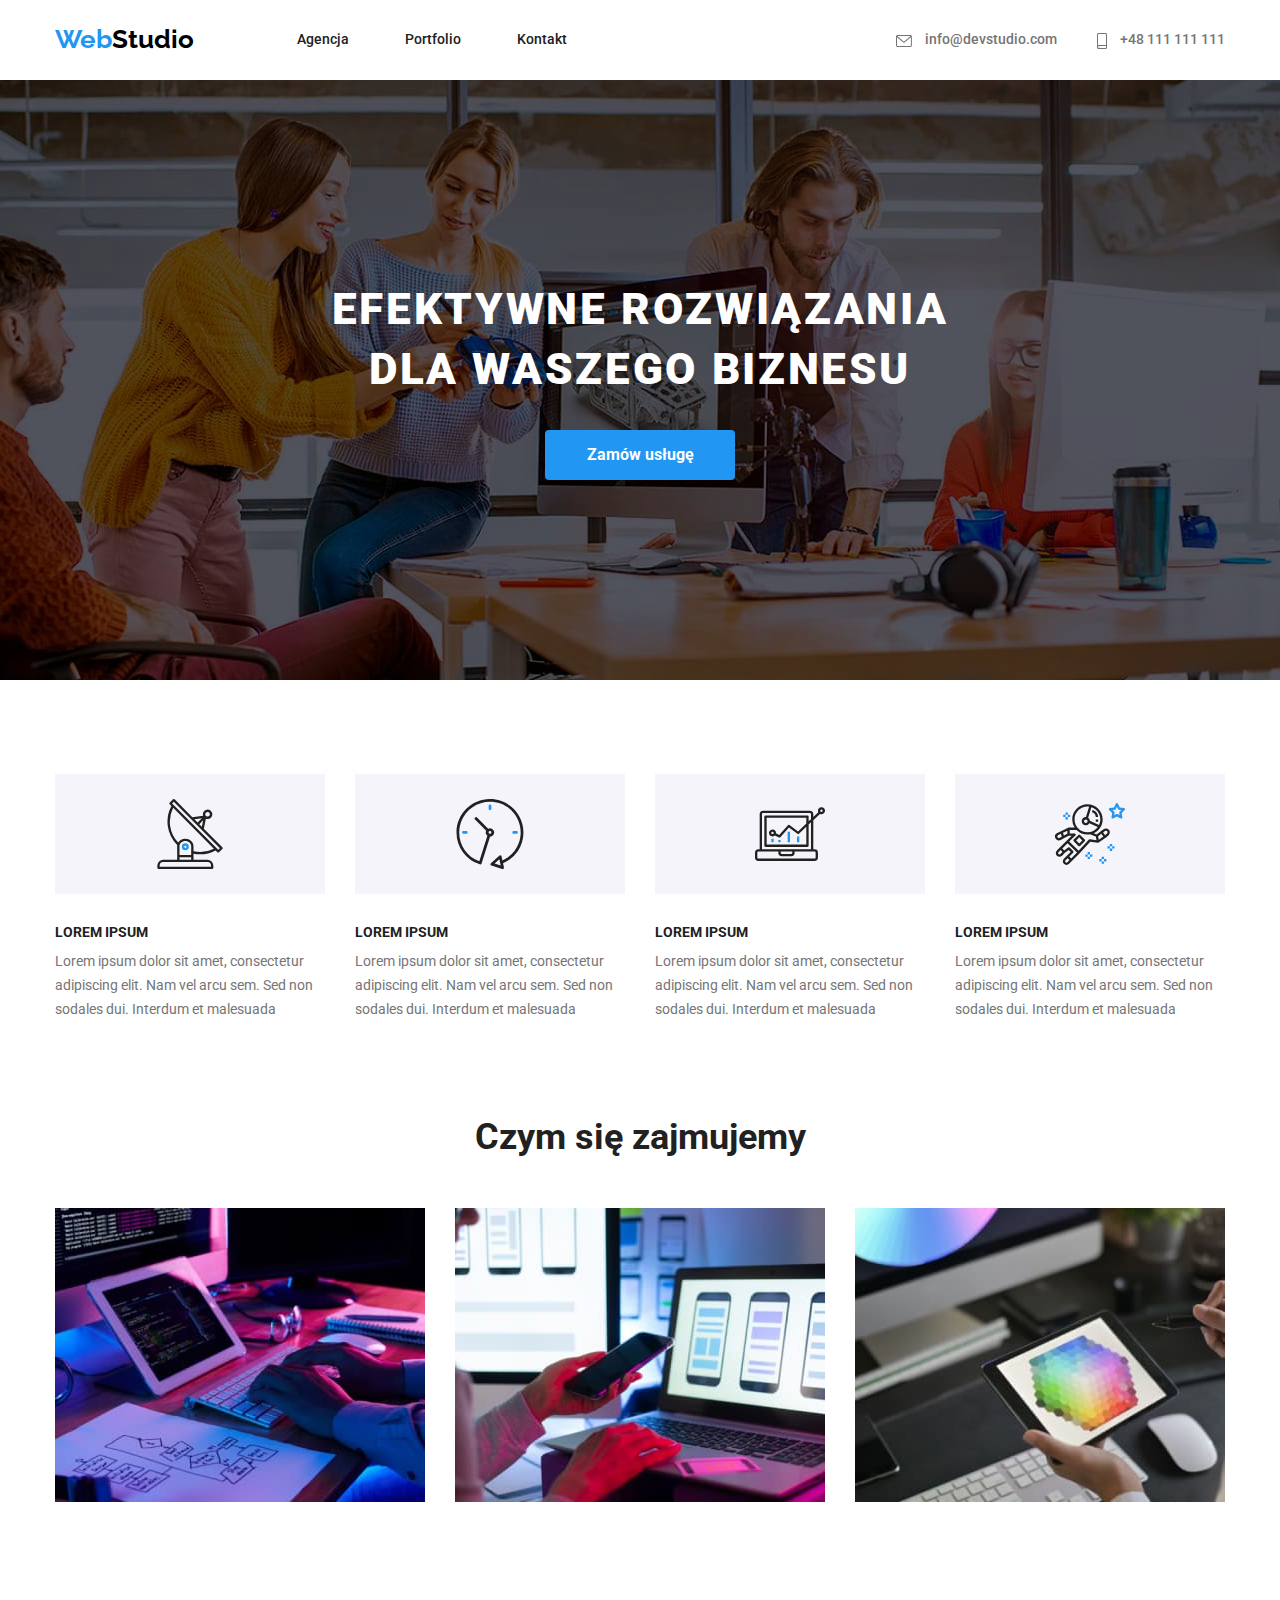
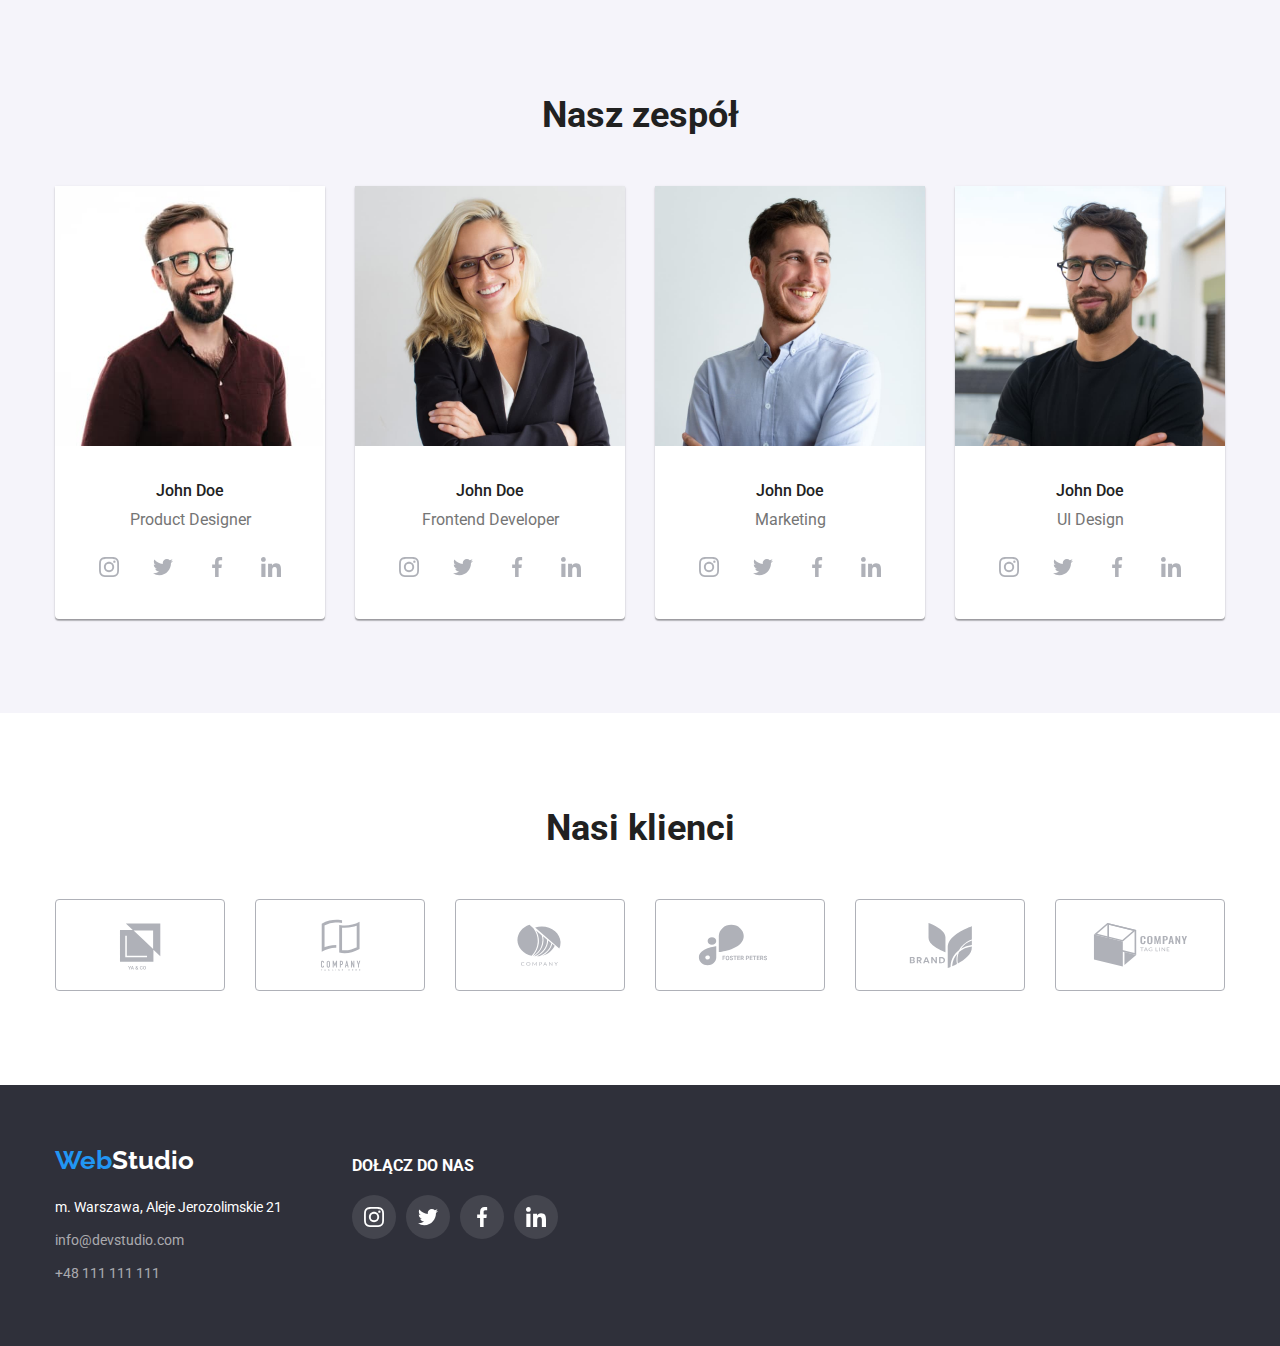
<file: index.html>
<!DOCTYPE html>
<html lang="en">

<head>
    <meta charset="UTF-8">
    <title>Studio</title>
    <!-- normalizator -->
    <link rel="stylesheet" href="./css/modern-normalize.min.css">
    <!-- google fonts -->
    <link rel="preconnect" href="https://fonts.googleapis.com">
    <link rel="preconnect" href="https://fonts.gstatic.com" crossorigin>
    <link
        href="https://fonts.googleapis.com/css2?family=Raleway:wght@700&family=Roboto:wght@400;500;700;900&display=swap"
        rel="stylesheet">
    <!-- odniesienie do pliku stylów -->
    <link rel="stylesheet" href="css/styles.css">
</head>

<body>
    <header class="header-wrapper">
        <div class="container wrapper">
            <nav>
                <a class="company-name" href="index.html"><span class="logo">Web</span>Studio</a>
                <ul class="menu">
                    <li><a class="nav tab" href="index.html">Agencja</a></li>
                    <li><a class="nav tab" href="portfolio.html">Portfolio</a></li>
                    <li><a class="nav tab" href="index.html">Kontakt</a></li>
                </ul>
            </nav>
            <div class="menu-contact">
                <ul class="header-contact-flex">
                    <li>
                        <a class="nav contact" href="mailto:info@devstudio.com">
                            <svg width="16" height="12">
                                <use class="icon-contact-header" href="./images/icons.svg#icon-envelope"></use>
                            </svg>
                            <span>info@devstudio.com</span></a>
                    </li>
                    <li>
                        <a class="nav contact" href="tel:+48111111111">
                            <svg width="10" height="16">
                                <use class="icon-contact-header" href="./images/icons.svg#icon-smartphone"></use>
                            </svg>
                            <span>+48 111 111 111</span></a>
                    </li>
                </ul>
            </div>
        </div>
    </header>
    <main>
        <section class="solutions section">
            <div class="container">
                <h1>Efektywne rozwiązania dla waszego biznesu</h1>
                <div class="main-button">
                    <button class="button" type="button">Zamów usługę</button>
                </div>
            </div>
        </section>
        <section class="articles section">
            <div class="container">
                <ul class="flex-text">
                    <li>
                        <div class="bg-for-icon">
                            <svg width="70" height="70">
                                <use href="./images/icons.svg#icon-antenna"></use>
                            </svg>
                        </div>
                        <h3>LOREM IPSUM</h3>Lorem ipsum dolor sit amet, consectetur adipiscing elit. Nam vel arcu sem.
                        Sed
                        non sodales dui. Interdum et malesuada
                    </li>
                    <li>
                        <div class="bg-for-icon">
                            <svg width="70" height="70">
                                <use href="./images/icons.svg#icon-clock"></use>
                            </svg>
                        </div>
                        <h3>LOREM IPSUM</h3>Lorem ipsum dolor sit amet, consectetur adipiscing elit. Nam vel arcu sem.
                        Sed
                        non sodales dui. Interdum et malesuada
                    </li>
                    <li>
                        <div class="bg-for-icon">
                            <svg width="70" height="70">
                                <use href="./images/icons.svg#icon-diagram"></use>
                            </svg>
                        </div>
                        <h3>LOREM IPSUM</h3>Lorem ipsum dolor sit amet, consectetur adipiscing elit. Nam vel arcu sem.
                        Sed
                        non sodales dui. Interdum et malesuada
                    </li>
                    <li>
                        <div class="bg-for-icon">
                            <svg width="70" height="70">
                                <use href="./images/icons.svg#icon-astronaut"></use>
                            </svg>
                        </div>
                        <h3>LOREM IPSUM</h3>Lorem ipsum dolor sit amet, consectetur adipiscing elit. Nam vel arcu sem.
                        Sed
                        non sodales dui. Interdum et malesuada
                    </li>
                </ul>
            </div>
        </section>
        <section class="section container">
            <div class="no-margin">
                <h2 class="section-title">Czym się zajmujemy</h2>
                <ul class="flex-photos">
                    <li><img src="./images/tech1.jpg" alt="Photo of a Computer" width="370" height="294"></li>
                    <li><img src="./images/tech2.jpg" alt="Photo of a Phone" width="370" height="294"></li>
                    <li><img src="./images/tech3.jpg" alt="Photo of a Tablet" width="370" height="294"></li>
                </ul>
            </div>
        </section>
        <section class="our-team section">
            <div class="container">
                <h2 class="section-title">Nasz zespół</h2>
                <ul class="flex-photos">
                    <li>
                        <img src="./images/person1.jpg" alt="Photo of Product Designer" width="270" height="260">
                        <h3>John Doe</h3>
                        <span class="profession">Product Designer</span>
                        <ul class="flex-icons-contact">
                            <li tabindex='0'><svg width="20" height="20">
                                    <use href="./images/icons.svg#icon-instagram"></use>
                                </svg></li>
                            <li tabindex='0'><svg width="20" height="20">
                                    <use href="./images/icons.svg#icon-twitter"></use>
                                </svg></li>
                            <li tabindex='0'><svg width="20" height="20">
                                    <use href="./images/icons.svg#icon-facebook"></use>
                                </svg></li>
                            <li tabindex='0'><svg width="20" height="20">
                                    <use href="./images/icons.svg#icon-linkedin"></use>
                                </svg></li>
                        </ul>
                    </li>
                    <li>
                        <img src="./images/person2.jpg" alt="Photo of Frontend Developer" width="270" height="260">
                        <h3>John Doe</h3>
                        <span class="profession">Frontend Developer</span>
                        <ul class="flex-icons-contact">
                            <li tabindex='0'><svg width="20" height="20">
                                    <use href="./images/icons.svg#icon-instagram"></use>
                                </svg></li>
                            <li tabindex='0'><svg width="20" height="20">
                                    <use href="./images/icons.svg#icon-twitter"></use>
                                </svg></li>
                            <li tabindex='0'><svg width="20" height="20">
                                    <use href="./images/icons.svg#icon-facebook"></use>
                                </svg></li>
                            <li tabindex='0'><svg width="20" height="20">
                                    <use href="./images/icons.svg#icon-linkedin"></use>
                                </svg></li>
                        </ul>
                    </li>
                    <li>
                        <img src="./images/person3.jpg" alt="Photo of Marketing" width="270" height="260">
                        <h3>John Doe</h3>
                        <span class="profession">Marketing</span>
                        <ul class="flex-icons-contact">
                            <li tabindex='0'><svg width="20" height="20">
                                    <use href="./images/icons.svg#icon-instagram"></use>
                                </svg></li>
                            <li tabindex='0'><svg width="20" height="20">
                                    <use href="./images/icons.svg#icon-twitter"></use>
                                </svg></li>
                            <li tabindex='0'><svg width="20" height="20">
                                    <use href="./images/icons.svg#icon-facebook"></use>
                                </svg></li>
                            <li tabindex='0'><svg width="20" height="20">
                                    <use href="./images/icons.svg#icon-linkedin"></use>
                                </svg></li>
                        </ul>
                    </li>
                    <li>
                        <img src="./images/person4.jpg" alt="Photo of UI Design" width="270" height="260">
                        <h3>John Doe</h3>
                        <span class="profession">UI Design</span>
                        <ul class="flex-icons-contact">
                            <li tabindex='0'><svg width="20" height="20">
                                    <use href="./images/icons.svg#icon-instagram"></use>
                                </svg></li>
                            <li tabindex='0'><svg width="20" height="20">
                                    <use href="./images/icons.svg#icon-twitter"></use>
                                </svg></li>
                            <li tabindex='0'><svg width="20" height="20">
                                    <use href="./images/icons.svg#icon-facebook"></use>
                                </svg></li>
                            <li tabindex='0'><svg width="20" height="20">
                                    <use href="./images/icons.svg#icon-linkedin"></use>
                                </svg></li>
                        </ul>
                    </li>
                </ul>
            </div>
        </section>
        <section class="section">
            <div class="container">
                <h2 class="section-title">Nasi klienci</h2>
                <ul class="flex-clients">
                    <li tabindex='0' class="svg-border"><svg width="106" height="60">
                            <use href="./images/icons.svg#icon-logo1"></use>
                        </svg></li>
                    <li tabindex='0' class="svg-border"><svg width="106" height="60">
                            <use href="./images/icons.svg#icon-logo2"></use>
                        </svg></li>
                    <li tabindex='0' class="svg-border"><svg width="106" height="60">
                            <use href="./images/icons.svg#icon-logo3"></use>
                        </svg></li>
                    <li tabindex='0' class="svg-border"><svg width="106" height="60">
                            <use href="./images/icons.svg#icon-logo4"></use>
                        </svg></li>
                    <li tabindex='0' class="svg-border"><svg width="106" height="60">
                            <use href="./images/icons.svg#icon-logo5"></use>
                        </svg></li>
                    <li tabindex='0' class="svg-border"><svg width="106" height="60">
                            <use href="./images/icons.svg#icon-logo6"></use>
                        </svg></li>
                </ul>
            </div>
        </section>
    </main>
    <footer class="footer-wrapper">
        <div class="container">
            <div class="footer-flex">
                <div>
                    <a class="company-name-footer" href="index.html"><span class="logo">Web</span>Studio</a>
                    <address>
                        <span>m. Warszawa, Aleje Jerozolimskie 21</span>
                        <ul>
                            <li><a class="footer-contact" href="mailto:info@devstudio.com">info@devstudio.com</a></li>
                            <li><a class="footer-contact" href="tel:+48111111111">+48 111 111 111</a></li>
                        </ul>
                    </address>
                </div>
                <div class="join-us">
                    <h4>DOŁĄCZ DO NAS</h4>
                    <ul class="footer-icons-flex">
                        <li tabindex='0'><svg width="20" height="20">
                                <use href="./images/icons.svg#icon-instagram"></use>
                            </svg></li>
                        <li tabindex='0'><svg width="20" height="20">
                                <use href="./images/icons.svg#icon-twitter"></use>
                            </svg></li>
                        <li tabindex='0'><svg width="20" height="20">
                                <use href="./images/icons.svg#icon-facebook"></use>
                            </svg></li>
                        <li tabindex='0'><svg width="20" height="20">
                                <use href="./images/icons.svg#icon-linkedin"></use>
                            </svg></li>
                    </ul>
                </div>
            </div>
        </div>
    </footer>
</body>

</html>
</file>
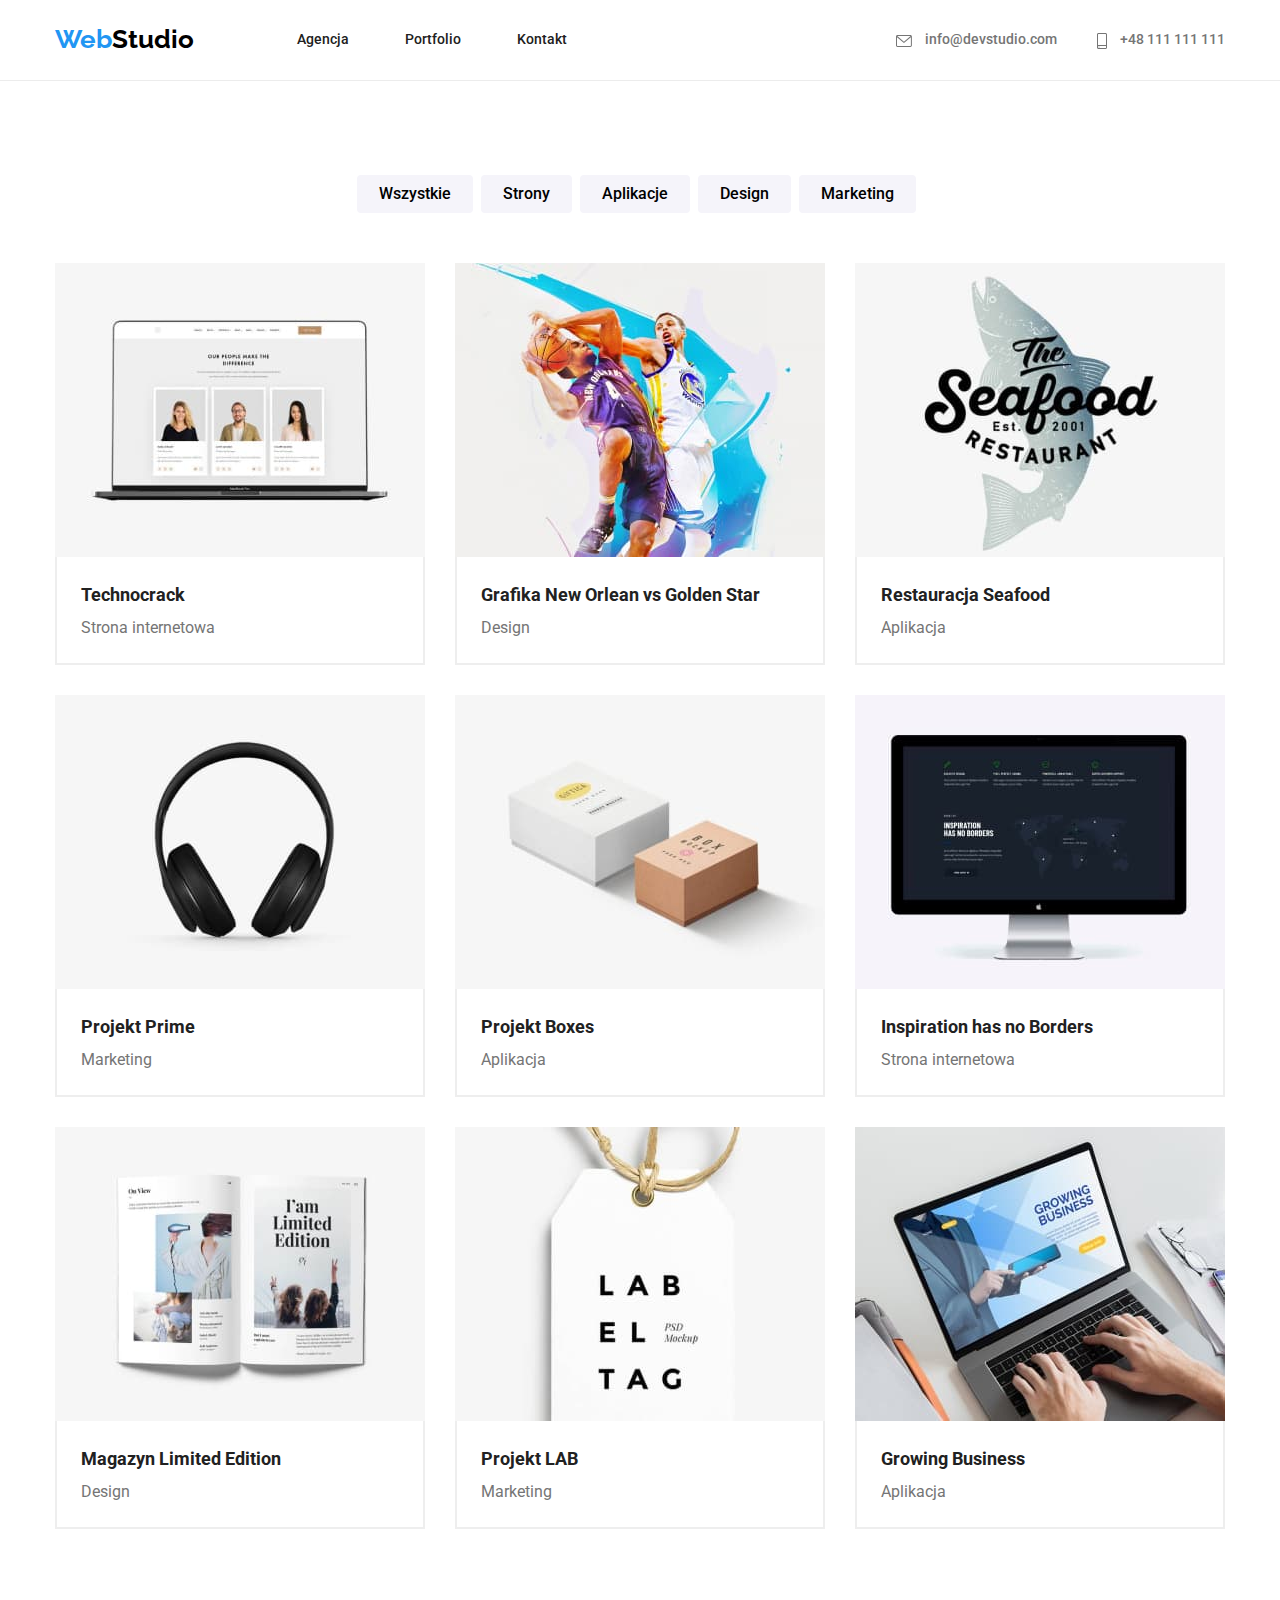
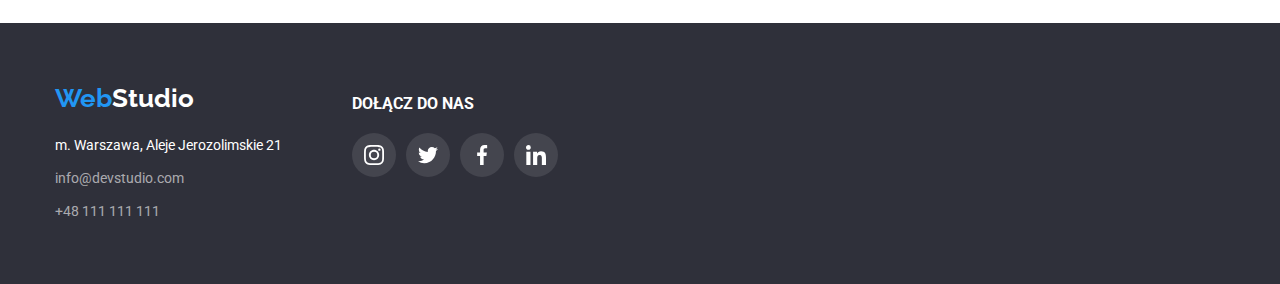
<file: portfolio.html>
<!DOCTYPE html>
<html lang="en">

<head>
    <meta charset="UTF-8">
    <title>Studio Portfolio</title>
    <!-- normalizator -->
    <link rel="stylesheet" href="./css/modern-normalize.min.css">
    <!-- google fonts -->
    <link rel="preconnect" href="https://fonts.googleapis.com">
    <link rel="preconnect" href="https://fonts.gstatic.com" crossorigin>
    <link
        href="https://fonts.googleapis.com/css2?family=Raleway:wght@700&family=Roboto:wght@400;500;700;900&display=swap"
        rel="stylesheet">
    <!-- odniesienie do pliku stylów -->
    <link rel="stylesheet" href="css/styles.css">
</head>

<body>
    <header class="header-wrapper border-nav">
        <div class="container wrapper">
            <nav>
                <a class="company-name" href="index.html"><span class="logo">Web</span>Studio</a>
                <ul class="menu">
                    <li><a class="nav tab" href="index.html">Agencja</a></li>
                    <li><a class="nav tab" href="portfolio.html">Portfolio</a></li>
                    <li><a class="nav tab" href="index.html">Kontakt</a></li>
                </ul>
            </nav>
            <div class="menu-contact">
                <ul class="header-contact-flex">
                    <li>
                        <a class="nav contact" href="mailto:info@devstudio.com">
                            <svg width="16" height="12">
                                <use class="icon-contact-header" href="./images/icons.svg#icon-envelope"></use>
                            </svg>
                            <span>info@devstudio.com</span></a>
                    </li>
                    <li>
                        <a class="nav contact" href="tel:+48111111111">
                            <svg width="10" height="16">
                                <use class="icon-contact-header" href="./images/icons.svg#icon-smartphone"></use>
                            </svg>
                            <span>+48 111 111 111</span></a>
                    </li>
                </ul>
            </div>
        </div>
    </header>
    <main>
        <div class="container">
            <ul class="nav-buttons">
                <li><button class="button" type="button">Wszystkie</button></li>
                <li><button class="button" type="button">Strony</button></li>
                <li><button class="button" type="button">Aplikacje</button></li>
                <li><button class="button" type="button">Design</button></li>
                <li><button class="button" type="button">Marketing</button></li>
            </ul>
        </div>

        <section class="container">
            <ul class="flex-portfolio">
                <li>
                    <img src="./images/technocrack.jpg" alt="Photo of Web Page" width="370" height="294">
                    <div>
                        <h3>Technocrack</h3>
                        <span class="type">Strona internetowa</span>
                    </div>
                </li>
                <li>
                    <img src="./images/novsgs.jpg" alt="Photo of Players" width="370" height="294">
                    <div>
                        <h3>Grafika New Orlean vs Golden Star</h3>
                        <span class="type">Design</span>
                    </div>
                </li>
                <li>
                    <img src="./images/seafood.jpg" alt="Logo" width="370" height="294">
                    <div>
                        <h3>Restauracja Seafood</h3>
                        <span class="type">Aplikacja</span>
                    </div>
                </li>
                <li>
                    <img src="./images/prime.jpg" alt="Photo of Headphones" width="370" height="294">
                    <div>
                        <h3>Projekt Prime</h3>
                        <span class="type">Marketing</span>
                    </div>
                </li>
                <li>
                    <img src="./images/boxes.jpg" alt="Photo of Boxes" width="370" height="294">
                    <div>
                        <h3>Projekt Boxes</h3>
                        <span class="type">Aplikacja</span>
                    </div>
                </li>
                <li>
                    <img src="./images/noborders.jpg" alt="Photo of a Computer" width="370" height="294">
                    <div>
                        <h3>Inspiration has no Borders</h3>
                        <span class="type">Strona internetowa</span>
                    </div>
                </li>
                <li>
                    <img src="./images/magasin.jpg" alt="Photo of a Magasin" width="370" height="294">
                    <div>
                        <h3>Magazyn Limited Edition</h3>
                        <span class="type">Design</span>
                    </div>
                </li>
                <li>
                    <img src="./images/lab.jpg" alt="Photo of Letters" width="370" height="294">
                    <div>
                        <h3>Projekt LAB</h3>
                        <span class="type">Marketing</span>
                    </div>
                </li>
                <li>
                    <img src="./images/business.jpg" alt="Photo of a Laptop" width="370" height="294">
                    <div>
                        <h3>Growing Business</h3>
                        <span class="type">Aplikacja</span>
                    </div>
                </li>
            </ul>
        </section>
    </main>
    <footer class="footer-wrapper">
        <div class="container">
            <div class="footer-flex">
                <div>
                    <a class="company-name-footer" href="index.html"><span class="logo">Web</span>Studio</a>
                    <address>
                        <span>m. Warszawa, Aleje Jerozolimskie 21</span>
                        <ul>
                            <li><a class="footer-contact" href="mailto:info@devstudio.com">info@devstudio.com</a></li>
                            <li><a class="footer-contact" href="tel:+48111111111">+48 111 111 111</a></li>
                        </ul>
                    </address>
                </div>
                <div class="join-us">
                    <h4>DOŁĄCZ DO NAS</h4>
                    <ul class="footer-icons-flex">
                        <li tabindex='0'><svg width="20" height="20">
                                <use href="./images/icons.svg#icon-instagram"></use>
                            </svg></li>
                        <li tabindex='0'><svg width="20" height="20">
                                <use href="./images/icons.svg#icon-twitter"></use>
                            </svg></li>
                        <li tabindex='0'><svg width="20" height="20">
                                <use href="./images/icons.svg#icon-facebook"></use>
                            </svg></li>
                        <li tabindex='0'><svg width="20" height="20">
                                <use href="./images/icons.svg#icon-linkedin"></use>
                            </svg></li>
                    </ul>
                </div>
            </div>
        </div>
    </footer>
</body>

</html>
</file>
<file: css/styles.css>
:root {
    --blue: #2196f3;
    --black: #212121;
    --grey: #757575;
    --background-grey: #2f303a;
    --icon-grey: #AFB1B8;
}
body {
    font-family: 'Roboto', sans-serif;
    color: var(--black);
}
.container {
    max-width: 1200px;
    margin: 0 auto;
    padding: 0 15px;
    /* outline: 1px dashed var(--blue); */
}
ul,
p,
h1,
h2,
h3,
h4 {
    margin: 0;
    padding: 0;
    list-style: none;
}
.section {
    padding: 94px 0;
}
svg { 
    vertical-align: middle; 
}

/* HEADER */
.header-wrapper {
    padding: 24px 0 25px 0;
}
.wrapper {
    display: flex;
    justify-content: space-between;
    align-items: center;
}
.wrapper nav {
    display: flex;
    gap: 93px;
}
.company-name {
    color: black;
    font-family: 'Raleway', sans-serif;
    font-size: 26px;
    font-weight: 700;
    line-height: 1.1923;
    text-decoration: none;
}
.logo {
    color: var(--blue);
}
.menu {
    display: flex;
    align-items: center;
    gap: 46px;
}
.nav,
.contact {
    text-decoration: none;
    font-weight: 500;
    font-size: 14px;
    line-height: 1.1428;
    padding-left: 10px;
}
.contact {
    color: var(--grey);
}
.tab {
    color: var(--black);
}
.header-contact-flex {
    display: flex;
    gap: 30px;
    fill: var(--grey);
}
.header-contact-flex span {
    padding-left: 10px;
}
.header-contact-flex li:hover,
.header-contact-flex a:focus {
    fill: var(--blue);
}
.menu-contact {
    display: flex;
    gap: 50px;
}
.nav:hover,
.nav:focus {
    color: var(--blue);
    outline: none;
}
.border-nav {
    border-bottom: 1px solid #ececec;
}

/* EFEKTYWNE ROZWIĄZANIA... */
.solutions {
    background-image: linear-gradient(rgba(0, 0, 0, 0.4), rgba(0, 0, 0, 0.4)), url(../images/bg.jpg);
    text-align: center;
    background-size: auto;
    background-position: center;
    background-repeat: no-repeat;
}
.solutions h1 {
    color: white;
    font-weight: 900;
    text-transform: uppercase;
    font-size: 44px;
    line-height: 1.3636;
    letter-spacing: 0.06em;
    padding: 106px 252px 0;
}

/* BUTTONS */
.main-button {
    margin-top: 30px;
    margin-bottom: 106px;
}
.button {
    background-color: #f5f4fa;
    font-family: 'Roboto', sans-serif;
    font-size: 16px;
    font-weight: 500;
    line-height: 1.625;
    border: none;
    cursor: pointer;
    border-radius: 4px;
}
.main-button .button {
    color: white;
    background-color: var(--blue);
    font-weight: 700;
    line-height: 1.875;
    font-family: 'Roboto', sans-serif;
    font-size: 16px;
    border: none;
    cursor: pointer;
    border-radius: 4px;
    padding: 10px 41px 10px 42px;
}
.nav-buttons {
    display: flex;
    justify-content: center;
    padding: 94px 0 50px 0;
}
.nav-buttons li {
    margin-right: 8px;
}
.nav-buttons .button {
    padding: 6px 22px 6px 22px;
}
.button:hover,
.button:focus {
    color: white;
    background-color: var(--blue);
    outline: none;
    box-shadow: 0px 3px 1px rgba(0, 0, 0, 0.1), 0px 1px 2px rgba(0, 0, 0, 0.08), 0px 2px 2px rgba(0, 0, 0, 0.12);
}

/* SEKCJA TEKSTOWA LOREM */
.articles {
    color: var(--grey);
    font-size: 14px;
    font-weight: 400;
    line-height: 1.7142;
}
.bg-for-icon {
    background-color: #F5F4FA;
    width: 270px;
    height: 120px;
    padding: 25px 100px;
}
.articles h3 {
    color: var(--black);
    font-weight: 700;
    font-size: 14px;
    line-height: 1.1428;
    list-style: none;
    padding-bottom: 10px;
    padding-top: 30px;
}
.flex-text {
    display: flex;
    gap: 30px;
}

/* CZYM SIĘ ZAJMUJEMY */
.no-margin {
    margin-top: -94px;
}
.section-title {
    color: var(--black);
    font-weight: 700;
    font-size: 36px;
    line-height: 1.1666;
    text-align: center;
}
.flex-photos {
    display: flex;
    padding-top: 50px;
    justify-content: center;
    gap: 30px;
    fill: var(--icon-grey);
}

/* NASZ ZESPÓŁ */
.our-team {
    background-color: #f5f4fa;
    padding-top: 94px;
}
.our-team li {
    text-align: center;
    background-color: white;
    /* wartości skopiowane bezpośrednio z figmy! */
    box-shadow: 0px 1px 3px rgba(0, 0, 0, 0.12), 0px 1px 1px rgba(0, 0, 0, 0.14),
        0px 2px 1px rgba(0, 0, 0, 0.2);
    border-radius: 0px 0px 4px 4px;
}
.our-team h3 {
    color: var(--black);
    font-weight: 500;
    font-size: 16px;
    line-height: 1.1875;
    padding-top: 30px;
    padding-bottom: 10px;
}
.profession {
    color: var(--grey);
    font-weight: 400;
    font-size: 16px;
    line-height: 1.1875;
}
.flex-icons-contact {
    display: flex;
    gap: 10px;
    padding: 16px 32px 30px 32px;
}
.flex-icons-contact li {
    border: none;
    background-color: white;
    border-radius: 50%;
    padding: 12px;
    box-shadow: none;
    padding: 12px;
}
.flex-icons-contact li:hover,
.flex-icons-contact li:focus {
    background-color: var(--blue);
    fill: white;
    outline: none;
}

/* NASI KLIENCI */
.flex-clients {
    display: flex;
    padding-top: 50px;
    justify-content: center;
    gap: 30px;
    fill: var(--icon-grey);
}
.flex-clients li {
    gap: 34px;
    justify-content: space-between;
    align-items: center;
}
.svg-border {
    width: 170px;
    height: 92px;
    border: 1px solid #AFB1B8;
    border-radius: 4px;
    padding: 16px 32px;
}
.svg-border:hover,
.svg-border:focus {
    fill: var(--blue);
    border-color: var(--blue);
    outline: none;
}       

/* MAIN STRONY PORTFOLIO */
.flex-portfolio {
    display: flex;
    padding-right: 15px;
    padding-left: 15px;
    padding-bottom: 94px;
    gap: 30px;
    flex-wrap: wrap;
    align-items: flex-start;
    justify-content: space-between;
    margin: 0 -15px;
}
.flex-portfolio img {
    vertical-align: middle;
}
.flex-portfolio div {
    padding: 20px 24px 20px 24px;
    border: 2px solid #eeeeee;
    border-top: none;
}
.flex-portfolio h3 {
    color: var(--black);
    font-weight: 700;
    font-size: 18px;
    line-height: 2;
}
.type {
    color: var(--grey);
    font-size: 16px;
    font-weight: 400;
    line-height: 1.875;
}
.flex-portfolio li:hover {
    box-shadow: 0px 1px 1px rgba(0, 0, 0, 0.12), 0px 4px 4px rgba(0, 0, 0, 0.06), 1px 4px 6px rgba(0, 0, 0, 0.16);
}

/* STOPKA */
.footer-wrapper {
    color: white;
    background-color: var(--background-grey);
    padding: 60px 0;
}
.footer-flex {
    display: flex;
    gap: 70px;
}
.company-name-footer {
    color: white;
    font-family: 'Raleway', sans-serif;
    font-size: 26px;
    font-weight: 700;
    line-height: 1.1923;
    text-decoration: none;
}
.company-name-footer:focus,
.company-name:focus {
    outline: none;
}
address {
    padding-top: 20px;
    font-style: normal;
    font-weight: 400;
    font-size: 14px;
    line-height: 1.7142;
    text-decoration: none;
}
address li {
    padding-top: 9px;
}
.footer-contact {
    color: #ffffff99;
    text-decoration: none;
}
.join-us {
    padding-top: 12px;

}
.join-us h3 {
    font-size: 14px;
    line-height: 1.1428;
    letter-spacing: 0.03em;
    font-weight: 700;
}
.footer-icons-flex {
    display: flex;
    gap: 10px;
    padding-top: 20px;
    fill: white;
}
.footer-icons-flex li{
    border: none;
    border-radius: 50%;
    padding: 12px;
    background-color: #FFFFFF1A;
}
.footer-icons-flex li:hover,
.footer-icons-flex li:focus {
    background-color: var(--blue);
    outline: none;
}
.footer-contact:hover,
.footer-contact:focus {
    color: var(--blue);
    outline: none;
}
.underline {
    text-decoration: underline;
}
</file>
